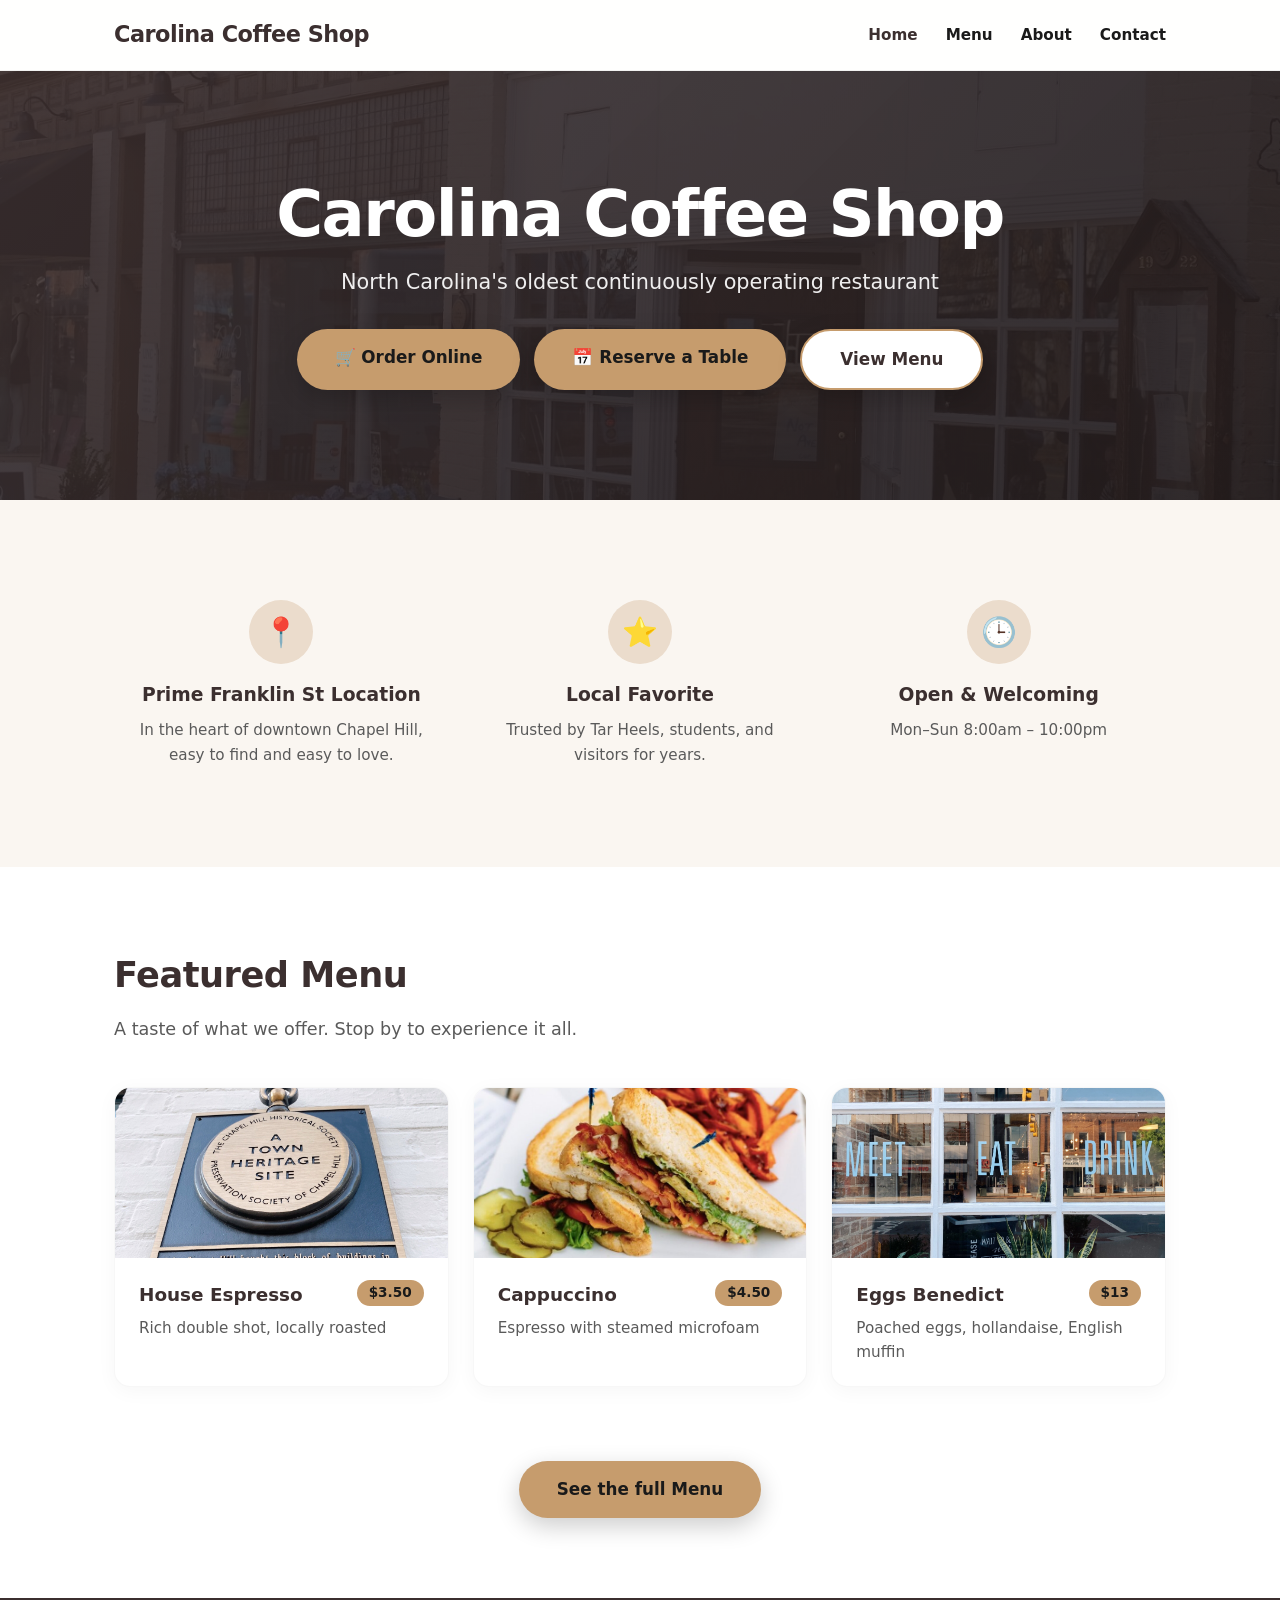
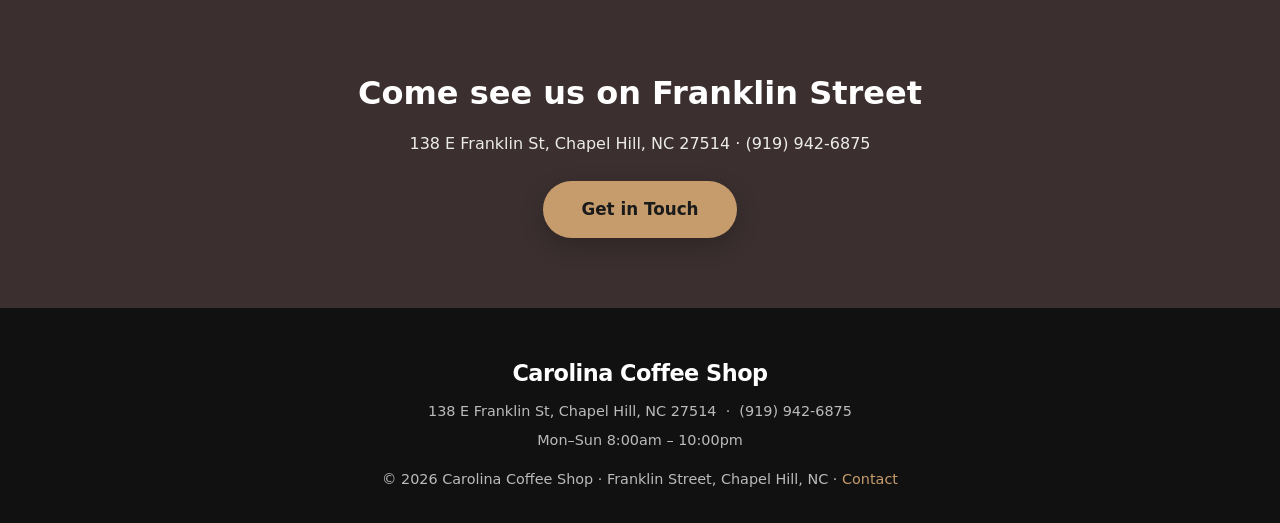
<file: index.html>
<!DOCTYPE html>

<html lang="en"><head>
<meta charset="utf-8"/><meta content="width=device-width,initial-scale=1" name="viewport"/>
<title>Home · Carolina Coffee Shop</title>
<meta content="North Carolina's oldest continuously operating restaurant — Carolina Coffee Shop on Franklin Street, Chapel Hill." name="description"/>
<link href="styles.css" rel="stylesheet"/></head><body>
<header class="nav"><div class="container nav-inner">
<a class="brand" href="index.html">Carolina Coffee Shop</a>
<nav><ul class="nav-links"><li><a class="active" href="index.html">Home</a></li><li><a class="" href="menu.html">Menu</a></li><li><a class="" href="about.html">About</a></li><li><a class="" href="contact.html">Contact</a></li></ul></nav></div></header>
<section class="hero has-photo" style="--hero-img:url('images/real0.jpg')"><div class="container">
<h1>Carolina Coffee Shop</h1><p>North Carolina's oldest continuously operating restaurant</p>
<div class="actions"><a class="btn" href="javascript:void(0)" onclick="openModal('order')">🛒 Order Online</a><a class="btn" href="javascript:void(0)" onclick="openModal('reserve')">📅 Reserve a Table</a><a class="btn secondary" href="menu.html">View Menu</a></div></div></section>
<section class="section"><div class="container">
<div class="grid"><div class="feature"><div class="ico">📍</div><h3>Prime Franklin St Location</h3><p>In the heart of downtown Chapel Hill, easy to find and easy to love.</p></div><div class="feature"><div class="ico">⭐</div><h3>Local Favorite</h3><p>Trusted by Tar Heels, students, and visitors for years.</p></div><div class="feature"><div class="ico">🕒</div><h3>Open &amp; Welcoming</h3><p>Mon–Sun 8:00am – 10:00pm</p></div></div></div></section>
<section class="section" style="background:#fff"><div class="container">
<h2>Featured Menu</h2><p class="lead">A taste of what we offer. Stop by to experience it all.</p>
<div class="grid"><div class="card"><img alt="House Espresso" class="thumb" loading="lazy" src="images/real1.jpg"/><div class="card-body"><span class="price">$3.50</span><h3>House Espresso</h3><p>Rich double shot, locally roasted</p></div></div><div class="card"><img alt="Cappuccino" class="thumb" loading="lazy" src="images/real2.jpg"/><div class="card-body"><span class="price">$4.50</span><h3>Cappuccino</h3><p>Espresso with steamed microfoam</p></div></div><div class="card"><img alt="Eggs Benedict" class="thumb" loading="lazy" src="images/real3.jpg"/><div class="card-body"><span class="price">$13</span><h3>Eggs Benedict</h3><p>Poached eggs, hollandaise, English muffin</p></div></div></div>
<div style="text-align:center;margin-top:40px"><a class="btn" href="menu.html">See the full Menu</a></div>
</div></section>
<section class="cta"><div class="container">
<h2>Come see us on Franklin Street</h2>
<p>138 E Franklin St, Chapel Hill, NC 27514 · (919) 942-6875</p>
<a class="btn" href="contact.html" style="margin-top:24px">Get in Touch</a></div></section>
<footer><div class="container">
<div class="brand">Carolina Coffee Shop</div>
<p>138 E Franklin St, Chapel Hill, NC 27514  ·  (919) 942-6875</p>
<p style="margin-top:6px">Mon–Sun 8:00am – 10:00pm</p>
<p style="margin-top:16px">© 2026 Carolina Coffee Shop · Franklin Street, Chapel Hill, NC · <a href="contact.html">Contact</a></p>
</div></footer>
<div class="modal-bg" id="order"><div class="modal" id="order-body">
<span class="close" onclick="closeModal('order')">×</span>
<h3>Your Order</h3><p style="color:var(--muted);font-size:.9rem">Add items below or from the menu.</p>
<div id="cart-lines"></div><div class="cart-total" id="cart-total"></div>
<button class="btn" onclick="checkout()" style="width:100%;margin-top:6px">Checkout</button>
<p class="note">Demo cart. Connect Stripe Payment Links / Toast / Square to accept real payments.</p>
</div></div>
<div class="modal-bg" id="reserve"><div class="modal" id="reserve-body">
<span class="close" onclick="closeModal('reserve')">×</span>
<h3>Reserve a Table</h3><p style="color:var(--muted);font-size:.9rem;margin-bottom:16px">Book your spot in seconds.</p>
<div class="field"><label>Name</label><input required=""/></div>
<div class="field"><label>Date</label><input type="date"/></div>
<div class="field"><label>Time</label><input type="time"/></div>
<div class="field"><label>Party size</label><select><option>1</option><option>2</option><option>3</option><option>4</option><option>5</option><option>6+</option></select></div>
<button class="btn" onclick="submitForm('reserve-body','Table requested! 🎉')" style="width:100%">Request Reservation</button>
<p class="note">Demo form. Connect OpenTable or Resy to confirm live bookings.</p>
</div></div><button class="cart-fab" id="cartFab" onclick="openModal('order')" style="display:none">🛒 View Cart</button>
<script>
const MENU = [{"name": "House Espresso", "price": "$3.50"}, {"name": "Cappuccino", "price": "$4.50"}, {"name": "Eggs Benedict", "price": "$13"}, {"name": "Avocado Toast", "price": "$10"}, {"name": "Belgian Waffle", "price": "$11"}, {"name": "Cold Brew", "price": "$4"}];
const CART = {};
function money(s){const n=parseFloat(String(s).replace(/[^0-9.]/g,''));return isNaN(n)?0:n;}
function openModal(id){document.getElementById(id).classList.add('open');}
function closeModal(id){document.getElementById(id).classList.remove('open');}
function addToCart(name){CART[name]=(CART[name]||0)+1;renderCart();openModal('order');}
function chg(name,d){CART[name]=(CART[name]||0)+d;if(CART[name]<=0)delete CART[name];renderCart();}
function renderCart(){
  const el=document.getElementById('cart-lines');if(!el)return;
  let total=0,html='';const keys=Object.keys(CART);
  if(!keys.length){el.innerHTML='<p style=\'color:#999\'>Your cart is empty. Add items from the menu.</p>';document.getElementById('cart-total').textContent='';updateFab();return;}
  keys.forEach(k=>{const it=MENU.find(m=>m.name===k)||{price:'0'};const line=money(it.price)*CART[k];total+=line;
    html+=`<div class='cart-line'><span>${k}</span><span class='qty'><button onclick=\"chg('${k.replace(/'/g,"\\'")}',-1)\">−</button>${CART[k]}<button onclick=\"chg('${k.replace(/'/g,"\\'")}',1)\">+</button></span></div>`;});
  el.innerHTML=html;document.getElementById('cart-total').textContent='Total: $'+total.toFixed(2);updateFab();
}
function updateFab(){const f=document.getElementById('cartFab');if(!f)return;const c=Object.values(CART).reduce((a,b)=>a+b,0);f.style.display=c?'block':'none';f.textContent='🛒 View Cart ('+c+')';}
function checkout(){
  // GO-LIVE HOOK: replace with your Stripe Payment Link / Square Online / Toast URL
  const c=Object.values(CART).reduce((a,b)=>a+b,0);
  if(!c){alert('Add some items first!');return;}
  document.getElementById('order-body').innerHTML='<h3>Order received! 🎉</h3><p style=\'margin-top:10px;color:var(--muted)\'>This demo confirms your order. Connect a Stripe Payment Link or Toast/Square account to accept live payments.</p>';
}
function submitForm(id,msg){document.getElementById(id).innerHTML='<h3>'+msg+'</h3><p style=\'margin-top:10px;color:var(--muted)\'>This demo confirms your request. Connect OpenTable/Resy (reservations) or a booking engine to go live.</p>';}
</script></body></html>
</file>
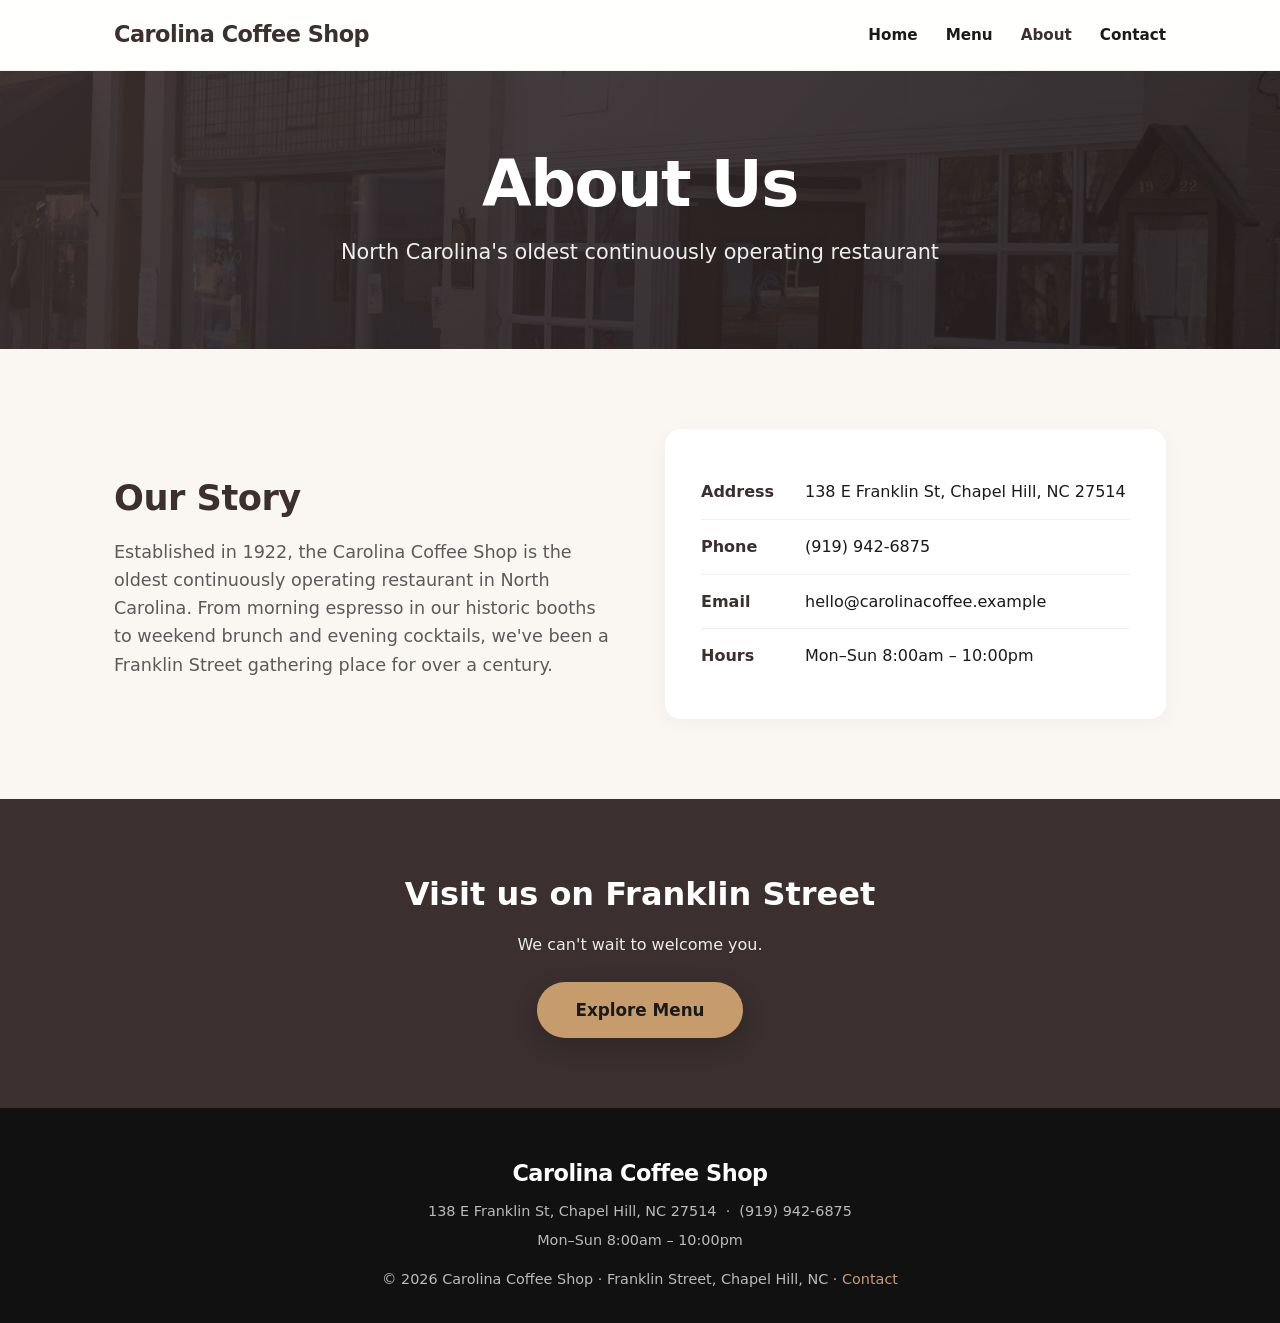
<file: about.html>
<!DOCTYPE html>

<html lang="en"><head>
<meta charset="utf-8"/><meta content="width=device-width,initial-scale=1" name="viewport"/>
<title>About · Carolina Coffee Shop</title>
<meta content="North Carolina's oldest continuously operating restaurant — Carolina Coffee Shop on Franklin Street, Chapel Hill." name="description"/>
<link href="styles.css" rel="stylesheet"/></head><body>
<header class="nav"><div class="container nav-inner">
<a class="brand" href="index.html">Carolina Coffee Shop</a>
<nav><ul class="nav-links"><li><a class="" href="index.html">Home</a></li><li><a class="" href="menu.html">Menu</a></li><li><a class="active" href="about.html">About</a></li><li><a class="" href="contact.html">Contact</a></li></ul></nav></div></header>
<section class="hero has-photo" style="padding:80px 0;--hero-img:url('images/real0.jpg')"><div class="container">
<h1>About Us</h1><p>North Carolina's oldest continuously operating restaurant</p></div></section>
<section class="section"><div class="container split">
<div><h2>Our Story</h2><p style="color:var(--muted);font-size:1.1rem">Established in 1922, the Carolina Coffee Shop is the oldest continuously operating restaurant in North Carolina. From morning espresso in our historic booths to weekend brunch and evening cocktails, we've been a Franklin Street gathering place for over a century.</p></div>
<div class="box">
<div class="info-row"><span class="k">Address</span><span>138 E Franklin St, Chapel Hill, NC 27514</span></div>
<div class="info-row"><span class="k">Phone</span><span>(919) 942-6875</span></div>
<div class="info-row"><span class="k">Email</span><span>hello@carolinacoffee.example</span></div>
<div class="info-row"><span class="k">Hours</span><span>Mon–Sun 8:00am – 10:00pm</span></div>
</div></div></section>
<section class="cta"><div class="container"><h2>Visit us on Franklin Street</h2>
<p>We can't wait to welcome you.</p>
<a class="btn" href="menu.html" style="margin-top:24px">Explore Menu</a></div></section>
<footer><div class="container">
<div class="brand">Carolina Coffee Shop</div>
<p>138 E Franklin St, Chapel Hill, NC 27514  ·  (919) 942-6875</p>
<p style="margin-top:6px">Mon–Sun 8:00am – 10:00pm</p>
<p style="margin-top:16px">© 2026 Carolina Coffee Shop · Franklin Street, Chapel Hill, NC · <a href="contact.html">Contact</a></p>
</div></footer>
<div class="modal-bg" id="order"><div class="modal" id="order-body">
<span class="close" onclick="closeModal('order')">×</span>
<h3>Your Order</h3><p style="color:var(--muted);font-size:.9rem">Add items below or from the menu.</p>
<div id="cart-lines"></div><div class="cart-total" id="cart-total"></div>
<button class="btn" onclick="checkout()" style="width:100%;margin-top:6px">Checkout</button>
<p class="note">Demo cart. Connect Stripe Payment Links / Toast / Square to accept real payments.</p>
</div></div>
<div class="modal-bg" id="reserve"><div class="modal" id="reserve-body">
<span class="close" onclick="closeModal('reserve')">×</span>
<h3>Reserve a Table</h3><p style="color:var(--muted);font-size:.9rem;margin-bottom:16px">Book your spot in seconds.</p>
<div class="field"><label>Name</label><input required=""/></div>
<div class="field"><label>Date</label><input type="date"/></div>
<div class="field"><label>Time</label><input type="time"/></div>
<div class="field"><label>Party size</label><select><option>1</option><option>2</option><option>3</option><option>4</option><option>5</option><option>6+</option></select></div>
<button class="btn" onclick="submitForm('reserve-body','Table requested! 🎉')" style="width:100%">Request Reservation</button>
<p class="note">Demo form. Connect OpenTable or Resy to confirm live bookings.</p>
</div></div><button class="cart-fab" id="cartFab" onclick="openModal('order')" style="display:none">🛒 View Cart</button>
<script>
const MENU = [{"name": "House Espresso", "price": "$3.50"}, {"name": "Cappuccino", "price": "$4.50"}, {"name": "Eggs Benedict", "price": "$13"}, {"name": "Avocado Toast", "price": "$10"}, {"name": "Belgian Waffle", "price": "$11"}, {"name": "Cold Brew", "price": "$4"}];
const CART = {};
function money(s){const n=parseFloat(String(s).replace(/[^0-9.]/g,''));return isNaN(n)?0:n;}
function openModal(id){document.getElementById(id).classList.add('open');}
function closeModal(id){document.getElementById(id).classList.remove('open');}
function addToCart(name){CART[name]=(CART[name]||0)+1;renderCart();openModal('order');}
function chg(name,d){CART[name]=(CART[name]||0)+d;if(CART[name]<=0)delete CART[name];renderCart();}
function renderCart(){
  const el=document.getElementById('cart-lines');if(!el)return;
  let total=0,html='';const keys=Object.keys(CART);
  if(!keys.length){el.innerHTML='<p style=\'color:#999\'>Your cart is empty. Add items from the menu.</p>';document.getElementById('cart-total').textContent='';updateFab();return;}
  keys.forEach(k=>{const it=MENU.find(m=>m.name===k)||{price:'0'};const line=money(it.price)*CART[k];total+=line;
    html+=`<div class='cart-line'><span>${k}</span><span class='qty'><button onclick=\"chg('${k.replace(/'/g,"\\'")}',-1)\">−</button>${CART[k]}<button onclick=\"chg('${k.replace(/'/g,"\\'")}',1)\">+</button></span></div>`;});
  el.innerHTML=html;document.getElementById('cart-total').textContent='Total: $'+total.toFixed(2);updateFab();
}
function updateFab(){const f=document.getElementById('cartFab');if(!f)return;const c=Object.values(CART).reduce((a,b)=>a+b,0);f.style.display=c?'block':'none';f.textContent='🛒 View Cart ('+c+')';}
function checkout(){
  // GO-LIVE HOOK: replace with your Stripe Payment Link / Square Online / Toast URL
  const c=Object.values(CART).reduce((a,b)=>a+b,0);
  if(!c){alert('Add some items first!');return;}
  document.getElementById('order-body').innerHTML='<h3>Order received! 🎉</h3><p style=\'margin-top:10px;color:var(--muted)\'>This demo confirms your order. Connect a Stripe Payment Link or Toast/Square account to accept live payments.</p>';
}
function submitForm(id,msg){document.getElementById(id).innerHTML='<h3>'+msg+'</h3><p style=\'margin-top:10px;color:var(--muted)\'>This demo confirms your request. Connect OpenTable/Resy (reservations) or a booking engine to go live.</p>';}
</script></body></html>
</file>
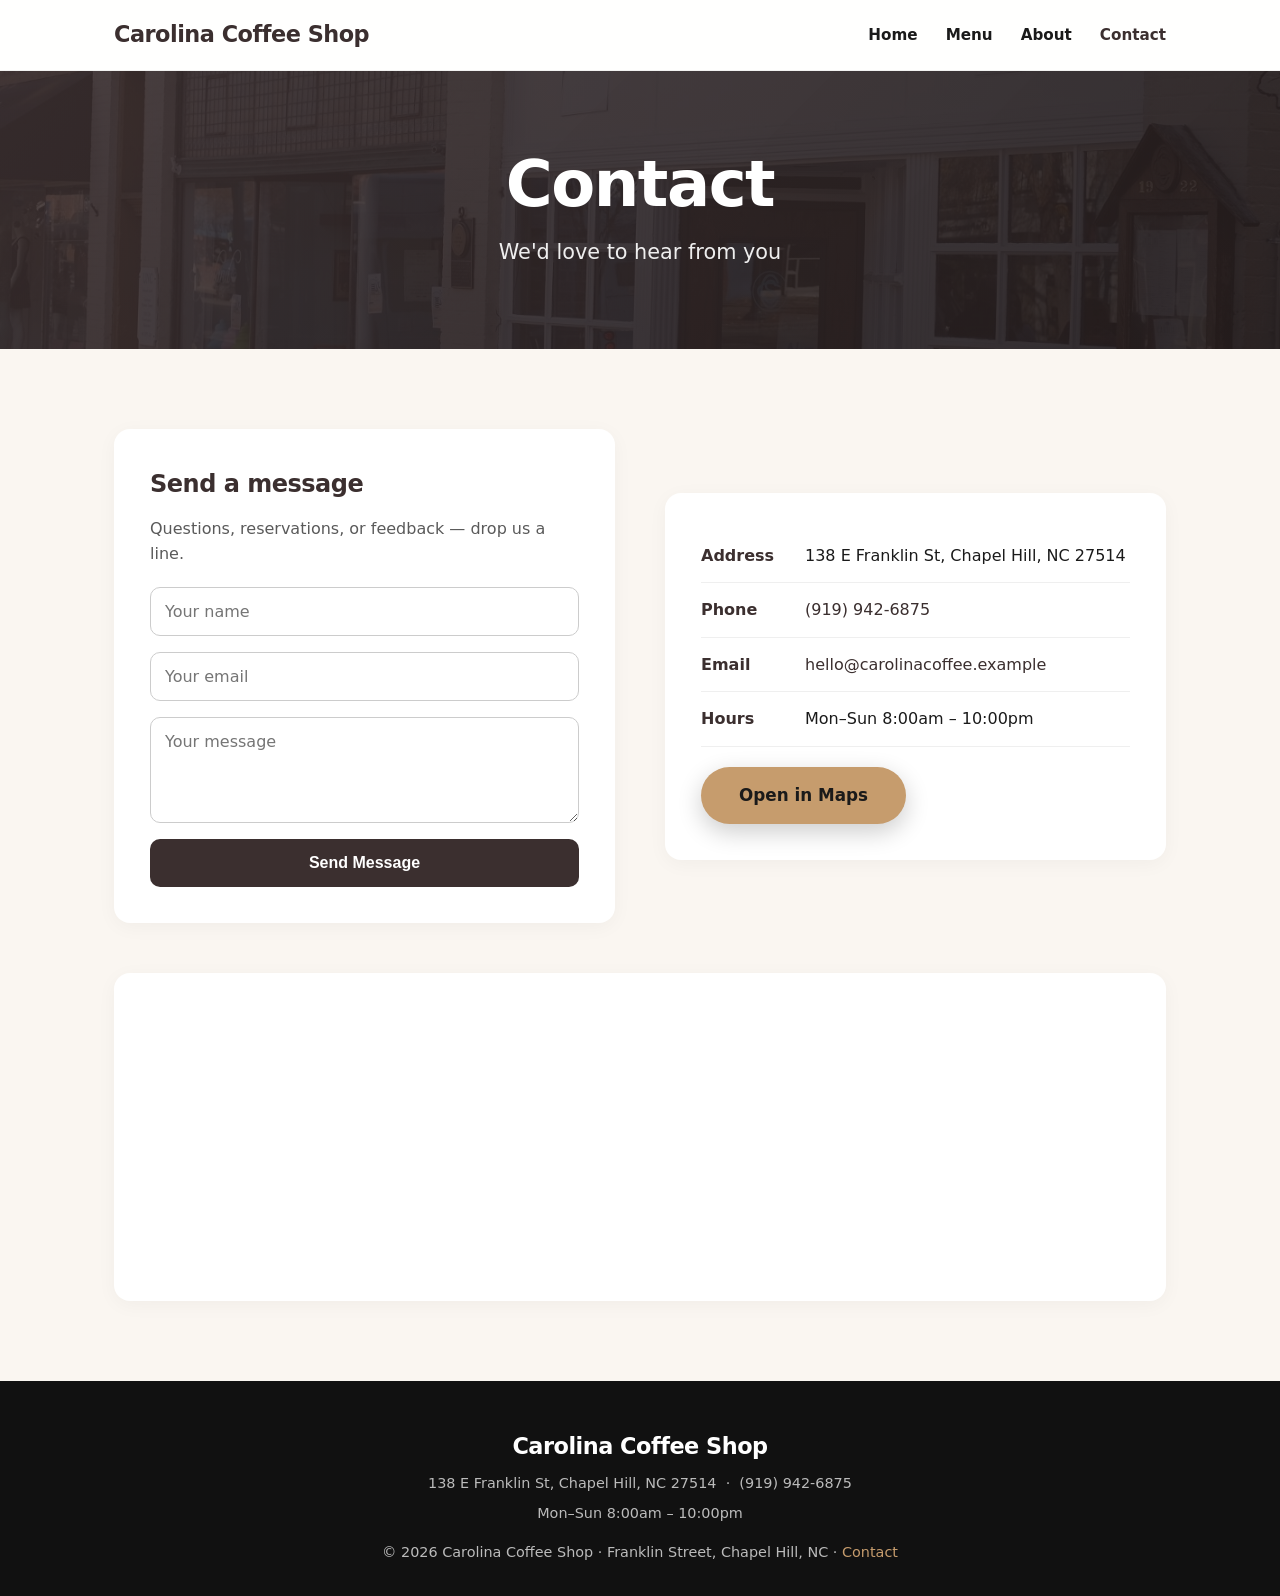
<file: contact.html>
<!DOCTYPE html>

<html lang="en"><head>
<meta charset="utf-8"/><meta content="width=device-width,initial-scale=1" name="viewport"/>
<title>Contact · Carolina Coffee Shop</title>
<meta content="North Carolina's oldest continuously operating restaurant — Carolina Coffee Shop on Franklin Street, Chapel Hill." name="description"/>
<link href="styles.css" rel="stylesheet"/></head><body>
<header class="nav"><div class="container nav-inner">
<a class="brand" href="index.html">Carolina Coffee Shop</a>
<nav><ul class="nav-links"><li><a class="" href="index.html">Home</a></li><li><a class="" href="menu.html">Menu</a></li><li><a class="" href="about.html">About</a></li><li><a class="active" href="contact.html">Contact</a></li></ul></nav></div></header>
<section class="hero has-photo" style="padding:80px 0;--hero-img:url('images/real0.jpg')"><div class="container">
<h1>Contact</h1><p>We'd love to hear from you</p></div></section>
<section class="section"><div class="container split">
<div class="box"><h2 style="font-size:1.5rem">Send a message</h2>
<p style="color:var(--muted);margin:8px 0 20px">Questions, reservations, or feedback — drop us a line.</p>
<form onsubmit="event.preventDefault();this.innerHTML='&lt;p style=&quot;color:var(--primary);font-weight:700&quot;&gt;Thanks! We\'ll be in touch soon.&lt;/p&gt;';">
<input placeholder="Your name" required="" type="text"/>
<input placeholder="Your email" required="" type="email"/>
<textarea placeholder="Your message" required="" rows="4"></textarea>
<button type="submit">Send Message</button></form></div>
<div class="box">
<div class="info-row"><span class="k">Address</span><span>138 E Franklin St, Chapel Hill, NC 27514</span></div>
<div class="info-row"><span class="k">Phone</span><span><a href="tel:(919) 942-6875">(919) 942-6875</a></span></div>
<div class="info-row"><span class="k">Email</span><span><a href="mailto:hello@carolinacoffee.example">hello@carolinacoffee.example</a></span></div>
<div class="info-row"><span class="k">Hours</span><span>Mon–Sun 8:00am – 10:00pm</span></div>
<div style="margin-top:20px"><a class="btn" href="https://www.google.com/maps/search/?api=1&amp;query=138+E+Franklin+St,+Chapel+Hill,+NC+27514" rel="noopener" style="margin-top:0" target="_blank">Open in Maps</a></div>
</div><div class="box" style="grid-column:1/-1;padding:0;overflow:hidden"><iframe height="320" loading="lazy" referrerpolicy="no-referrer-when-downgrade" src="https://www.google.com/maps?q=138+E+Franklin+St%2C+Chapel+Hill%2C+NC+27514&amp;output=embed" style="border:0;border-radius:16px" title="Map" width="100%"></iframe></div></div></section>
<footer><div class="container">
<div class="brand">Carolina Coffee Shop</div>
<p>138 E Franklin St, Chapel Hill, NC 27514  ·  (919) 942-6875</p>
<p style="margin-top:6px">Mon–Sun 8:00am – 10:00pm</p>
<p style="margin-top:16px">© 2026 Carolina Coffee Shop · Franklin Street, Chapel Hill, NC · <a href="contact.html">Contact</a></p>
</div></footer>
<div class="modal-bg" id="order"><div class="modal" id="order-body">
<span class="close" onclick="closeModal('order')">×</span>
<h3>Your Order</h3><p style="color:var(--muted);font-size:.9rem">Add items below or from the menu.</p>
<div id="cart-lines"></div><div class="cart-total" id="cart-total"></div>
<button class="btn" onclick="checkout()" style="width:100%;margin-top:6px">Checkout</button>
<p class="note">Demo cart. Connect Stripe Payment Links / Toast / Square to accept real payments.</p>
</div></div>
<div class="modal-bg" id="reserve"><div class="modal" id="reserve-body">
<span class="close" onclick="closeModal('reserve')">×</span>
<h3>Reserve a Table</h3><p style="color:var(--muted);font-size:.9rem;margin-bottom:16px">Book your spot in seconds.</p>
<div class="field"><label>Name</label><input required=""/></div>
<div class="field"><label>Date</label><input type="date"/></div>
<div class="field"><label>Time</label><input type="time"/></div>
<div class="field"><label>Party size</label><select><option>1</option><option>2</option><option>3</option><option>4</option><option>5</option><option>6+</option></select></div>
<button class="btn" onclick="submitForm('reserve-body','Table requested! 🎉')" style="width:100%">Request Reservation</button>
<p class="note">Demo form. Connect OpenTable or Resy to confirm live bookings.</p>
</div></div><button class="cart-fab" id="cartFab" onclick="openModal('order')" style="display:none">🛒 View Cart</button>
<script>
const MENU = [{"name": "House Espresso", "price": "$3.50"}, {"name": "Cappuccino", "price": "$4.50"}, {"name": "Eggs Benedict", "price": "$13"}, {"name": "Avocado Toast", "price": "$10"}, {"name": "Belgian Waffle", "price": "$11"}, {"name": "Cold Brew", "price": "$4"}];
const CART = {};
function money(s){const n=parseFloat(String(s).replace(/[^0-9.]/g,''));return isNaN(n)?0:n;}
function openModal(id){document.getElementById(id).classList.add('open');}
function closeModal(id){document.getElementById(id).classList.remove('open');}
function addToCart(name){CART[name]=(CART[name]||0)+1;renderCart();openModal('order');}
function chg(name,d){CART[name]=(CART[name]||0)+d;if(CART[name]<=0)delete CART[name];renderCart();}
function renderCart(){
  const el=document.getElementById('cart-lines');if(!el)return;
  let total=0,html='';const keys=Object.keys(CART);
  if(!keys.length){el.innerHTML='<p style=\'color:#999\'>Your cart is empty. Add items from the menu.</p>';document.getElementById('cart-total').textContent='';updateFab();return;}
  keys.forEach(k=>{const it=MENU.find(m=>m.name===k)||{price:'0'};const line=money(it.price)*CART[k];total+=line;
    html+=`<div class='cart-line'><span>${k}</span><span class='qty'><button onclick=\"chg('${k.replace(/'/g,"\\'")}',-1)\">−</button>${CART[k]}<button onclick=\"chg('${k.replace(/'/g,"\\'")}',1)\">+</button></span></div>`;});
  el.innerHTML=html;document.getElementById('cart-total').textContent='Total: $'+total.toFixed(2);updateFab();
}
function updateFab(){const f=document.getElementById('cartFab');if(!f)return;const c=Object.values(CART).reduce((a,b)=>a+b,0);f.style.display=c?'block':'none';f.textContent='🛒 View Cart ('+c+')';}
function checkout(){
  // GO-LIVE HOOK: replace with your Stripe Payment Link / Square Online / Toast URL
  const c=Object.values(CART).reduce((a,b)=>a+b,0);
  if(!c){alert('Add some items first!');return;}
  document.getElementById('order-body').innerHTML='<h3>Order received! 🎉</h3><p style=\'margin-top:10px;color:var(--muted)\'>This demo confirms your order. Connect a Stripe Payment Link or Toast/Square account to accept live payments.</p>';
}
function submitForm(id,msg){document.getElementById(id).innerHTML='<h3>'+msg+'</h3><p style=\'margin-top:10px;color:var(--muted)\'>This demo confirms your request. Connect OpenTable/Resy (reservations) or a booking engine to go live.</p>';}
</script></body></html>
</file>
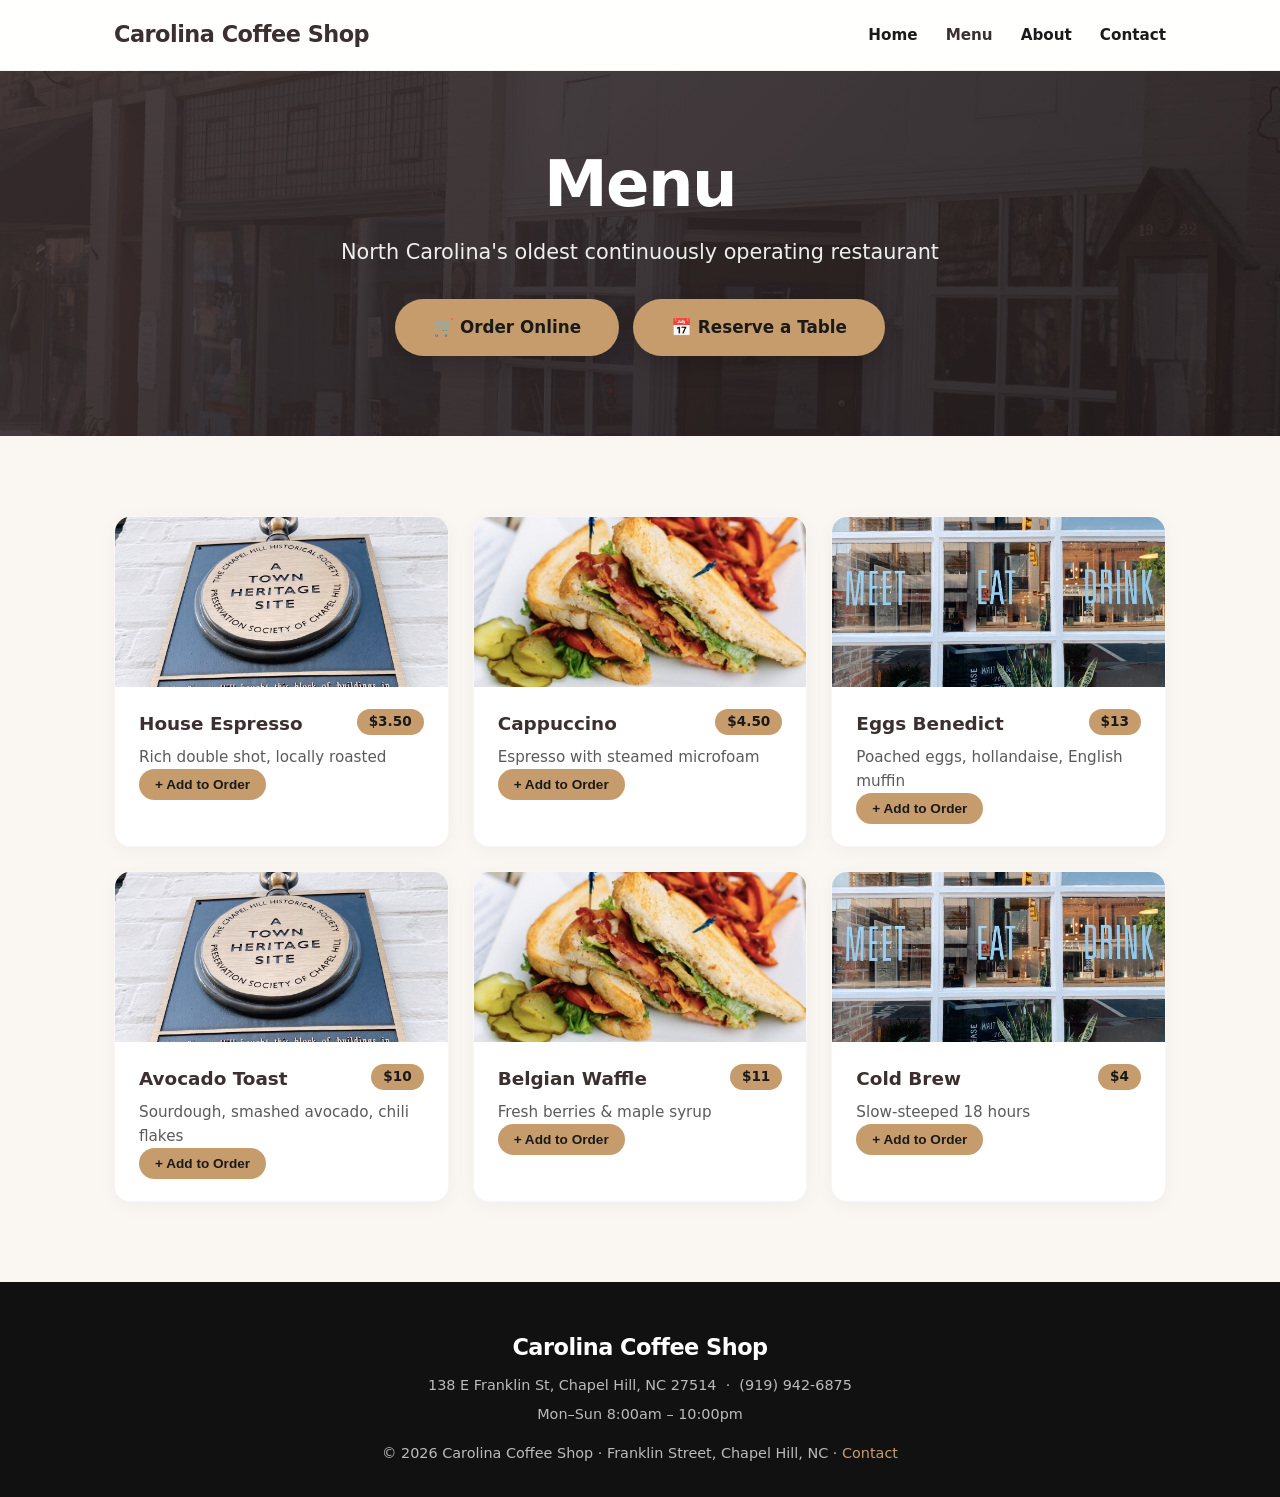
<file: menu.html>
<!DOCTYPE html>

<html lang="en"><head>
<meta charset="utf-8"/><meta content="width=device-width,initial-scale=1" name="viewport"/>
<title>Menu · Carolina Coffee Shop</title>
<meta content="North Carolina's oldest continuously operating restaurant — Carolina Coffee Shop on Franklin Street, Chapel Hill." name="description"/>
<link href="styles.css" rel="stylesheet"/></head><body>
<header class="nav"><div class="container nav-inner">
<a class="brand" href="index.html">Carolina Coffee Shop</a>
<nav><ul class="nav-links"><li><a class="" href="index.html">Home</a></li><li><a class="active" href="menu.html">Menu</a></li><li><a class="" href="about.html">About</a></li><li><a class="" href="contact.html">Contact</a></li></ul></nav></div></header>
<section class="hero has-photo" style="padding:80px 0;--hero-img:url('images/real0.jpg')"><div class="container">
<h1>Menu</h1><p>North Carolina's oldest continuously operating restaurant</p><div class="actions"><a class="btn" href="javascript:void(0)" onclick="openModal('order')">🛒 Order Online</a><a class="btn" href="javascript:void(0)" onclick="openModal('reserve')">📅 Reserve a Table</a></div></div></section>
<section class="section"><div class="container">
<div class="grid"><div class="card"><img alt="House Espresso" class="thumb" loading="lazy" src="images/real1.jpg"/><div class="card-body"><span class="price">$3.50</span><h3>House Espresso</h3><p>Rich double shot, locally roasted</p><button class="menu-add" onclick='addToCart("House Espresso")'>+ Add to Order</button></div></div><div class="card"><img alt="Cappuccino" class="thumb" loading="lazy" src="images/real2.jpg"/><div class="card-body"><span class="price">$4.50</span><h3>Cappuccino</h3><p>Espresso with steamed microfoam</p><button class="menu-add" onclick='addToCart("Cappuccino")'>+ Add to Order</button></div></div><div class="card"><img alt="Eggs Benedict" class="thumb" loading="lazy" src="images/real3.jpg"/><div class="card-body"><span class="price">$13</span><h3>Eggs Benedict</h3><p>Poached eggs, hollandaise, English muffin</p><button class="menu-add" onclick='addToCart("Eggs Benedict")'>+ Add to Order</button></div></div><div class="card"><img alt="Avocado Toast" class="thumb" loading="lazy" src="images/real1.jpg"/><div class="card-body"><span class="price">$10</span><h3>Avocado Toast</h3><p>Sourdough, smashed avocado, chili flakes</p><button class="menu-add" onclick='addToCart("Avocado Toast")'>+ Add to Order</button></div></div><div class="card"><img alt="Belgian Waffle" class="thumb" loading="lazy" src="images/real2.jpg"/><div class="card-body"><span class="price">$11</span><h3>Belgian Waffle</h3><p>Fresh berries &amp; maple syrup</p><button class="menu-add" onclick='addToCart("Belgian Waffle")'>+ Add to Order</button></div></div><div class="card"><img alt="Cold Brew" class="thumb" loading="lazy" src="images/real3.jpg"/><div class="card-body"><span class="price">$4</span><h3>Cold Brew</h3><p>Slow-steeped 18 hours</p><button class="menu-add" onclick='addToCart("Cold Brew")'>+ Add to Order</button></div></div></div></div></section>
<footer><div class="container">
<div class="brand">Carolina Coffee Shop</div>
<p>138 E Franklin St, Chapel Hill, NC 27514  ·  (919) 942-6875</p>
<p style="margin-top:6px">Mon–Sun 8:00am – 10:00pm</p>
<p style="margin-top:16px">© 2026 Carolina Coffee Shop · Franklin Street, Chapel Hill, NC · <a href="contact.html">Contact</a></p>
</div></footer>
<div class="modal-bg" id="order"><div class="modal" id="order-body">
<span class="close" onclick="closeModal('order')">×</span>
<h3>Your Order</h3><p style="color:var(--muted);font-size:.9rem">Add items below or from the menu.</p>
<div id="cart-lines"></div><div class="cart-total" id="cart-total"></div>
<button class="btn" onclick="checkout()" style="width:100%;margin-top:6px">Checkout</button>
<p class="note">Demo cart. Connect Stripe Payment Links / Toast / Square to accept real payments.</p>
</div></div>
<div class="modal-bg" id="reserve"><div class="modal" id="reserve-body">
<span class="close" onclick="closeModal('reserve')">×</span>
<h3>Reserve a Table</h3><p style="color:var(--muted);font-size:.9rem;margin-bottom:16px">Book your spot in seconds.</p>
<div class="field"><label>Name</label><input required=""/></div>
<div class="field"><label>Date</label><input type="date"/></div>
<div class="field"><label>Time</label><input type="time"/></div>
<div class="field"><label>Party size</label><select><option>1</option><option>2</option><option>3</option><option>4</option><option>5</option><option>6+</option></select></div>
<button class="btn" onclick="submitForm('reserve-body','Table requested! 🎉')" style="width:100%">Request Reservation</button>
<p class="note">Demo form. Connect OpenTable or Resy to confirm live bookings.</p>
</div></div><button class="cart-fab" id="cartFab" onclick="openModal('order')" style="display:none">🛒 View Cart</button>
<script>
const MENU = [{"name": "House Espresso", "price": "$3.50"}, {"name": "Cappuccino", "price": "$4.50"}, {"name": "Eggs Benedict", "price": "$13"}, {"name": "Avocado Toast", "price": "$10"}, {"name": "Belgian Waffle", "price": "$11"}, {"name": "Cold Brew", "price": "$4"}];
const CART = {};
function money(s){const n=parseFloat(String(s).replace(/[^0-9.]/g,''));return isNaN(n)?0:n;}
function openModal(id){document.getElementById(id).classList.add('open');}
function closeModal(id){document.getElementById(id).classList.remove('open');}
function addToCart(name){CART[name]=(CART[name]||0)+1;renderCart();openModal('order');}
function chg(name,d){CART[name]=(CART[name]||0)+d;if(CART[name]<=0)delete CART[name];renderCart();}
function renderCart(){
  const el=document.getElementById('cart-lines');if(!el)return;
  let total=0,html='';const keys=Object.keys(CART);
  if(!keys.length){el.innerHTML='<p style=\'color:#999\'>Your cart is empty. Add items from the menu.</p>';document.getElementById('cart-total').textContent='';updateFab();return;}
  keys.forEach(k=>{const it=MENU.find(m=>m.name===k)||{price:'0'};const line=money(it.price)*CART[k];total+=line;
    html+=`<div class='cart-line'><span>${k}</span><span class='qty'><button onclick=\"chg('${k.replace(/'/g,"\\'")}',-1)\">−</button>${CART[k]}<button onclick=\"chg('${k.replace(/'/g,"\\'")}',1)\">+</button></span></div>`;});
  el.innerHTML=html;document.getElementById('cart-total').textContent='Total: $'+total.toFixed(2);updateFab();
}
function updateFab(){const f=document.getElementById('cartFab');if(!f)return;const c=Object.values(CART).reduce((a,b)=>a+b,0);f.style.display=c?'block':'none';f.textContent='🛒 View Cart ('+c+')';}
function checkout(){
  // GO-LIVE HOOK: replace with your Stripe Payment Link / Square Online / Toast URL
  const c=Object.values(CART).reduce((a,b)=>a+b,0);
  if(!c){alert('Add some items first!');return;}
  document.getElementById('order-body').innerHTML='<h3>Order received! 🎉</h3><p style=\'margin-top:10px;color:var(--muted)\'>This demo confirms your order. Connect a Stripe Payment Link or Toast/Square account to accept live payments.</p>';
}
function submitForm(id,msg){document.getElementById(id).innerHTML='<h3>'+msg+'</h3><p style=\'margin-top:10px;color:var(--muted)\'>This demo confirms your request. Connect OpenTable/Resy (reservations) or a booking engine to go live.</p>';}
</script></body></html>
</file>
<file: styles.css>
:root{--primary:#3b2f2f;--accent:#c69c6d;--bg:#faf6f1;--ink:#1a1a1a;--muted:#5a5a5a;--card:#ffffff}
*{margin:0;padding:0;box-sizing:border-box}
html{scroll-behavior:smooth}
body{font-family:'Segoe UI',system-ui,-apple-system,sans-serif;color:var(--ink);background:var(--bg);line-height:1.6}
a{color:var(--primary);text-decoration:none}
.container{max-width:1100px;margin:0 auto;padding:0 24px}
header.nav{position:sticky;top:0;z-index:50;background:rgba(255,255,255,.92);backdrop-filter:blur(10px);border-bottom:1px solid #0000000d}
.nav-inner{display:flex;align-items:center;justify-content:space-between;height:70px}
.brand{font-size:1.4rem;font-weight:800;color:var(--primary);letter-spacing:-.5px}
.nav-links{display:flex;gap:28px;list-style:none}
.nav-links a{color:var(--ink);font-weight:600;font-size:.95rem;transition:color .2s}
.nav-links a:hover,.nav-links a.active{color:var(--primary)}
.hero{background:linear-gradient(135deg,var(--primary),color-mix(in srgb,var(--primary) 60%,#000));color:#fff;padding:110px 0;text-align:center}
.hero h1{font-size:clamp(2.2rem,6vw,4rem);font-weight:800;letter-spacing:-1.5px;line-height:1.05}
.hero p{font-size:1.3rem;margin-top:18px;opacity:.92;max-width:640px;margin-left:auto;margin-right:auto}
.btn{display:inline-block;margin-top:34px;background:var(--accent);color:#1a1a1a;padding:15px 38px;border-radius:50px;font-weight:700;font-size:1.05rem;transition:transform .15s,box-shadow .15s;box-shadow:0 8px 24px #0003}
.btn:hover{transform:translateY(-2px);box-shadow:0 12px 30px #0004}
.section{padding:80px 0}
.section h2{font-size:2.2rem;font-weight:800;color:var(--primary);margin-bottom:12px;letter-spacing:-.5px}
.section .lead{color:var(--muted);font-size:1.1rem;max-width:680px;margin-bottom:44px}
.grid{display:grid;grid-template-columns:repeat(auto-fit,minmax(260px,1fr));gap:24px}
.card{background:var(--card);border-radius:16px;padding:28px;box-shadow:0 4px 20px #0000000a;border:1px solid #00000008;transition:transform .18s,box-shadow .18s}
.card:hover{transform:translateY(-4px);box-shadow:0 14px 34px #00000014}
.card h3{color:var(--primary);font-size:1.15rem;margin-bottom:6px}
.card .price{float:right;background:var(--accent);color:#1a1a1a;font-weight:700;padding:2px 12px;border-radius:20px;font-size:.85rem}
.card p{color:var(--muted);font-size:.95rem}
.feature{text-align:center;padding:20px}
.feature .ico{width:64px;height:64px;border-radius:50%;background:color-mix(in srgb,var(--accent) 35%,#fff);display:flex;align-items:center;justify-content:center;font-size:1.8rem;margin:0 auto 16px}
.feature h3{color:var(--primary);margin-bottom:8px}
.feature p{color:var(--muted);font-size:.95rem}
.split{display:grid;grid-template-columns:1fr 1fr;gap:50px;align-items:center}
.split .box{background:var(--card);border-radius:16px;padding:36px;box-shadow:0 4px 20px #0000000a}
.info-row{display:flex;gap:14px;padding:14px 0;border-bottom:1px solid #00000010}
.info-row:last-child{border:none}
.info-row .k{font-weight:700;color:var(--primary);min-width:90px}
.cta{background:var(--primary);color:#fff;text-align:center;padding:70px 0}
.cta h2{color:#fff;font-size:2rem}
.cta p{opacity:.9;margin:12px 0 0}
form{display:grid;gap:16px}
form input,form textarea{padding:14px;border:1px solid #ccc;border-radius:10px;font-size:1rem;font-family:inherit}
form button{background:var(--primary);color:#fff;border:none;padding:15px;border-radius:10px;font-weight:700;font-size:1rem;cursor:pointer;transition:opacity .2s}
form button:hover{opacity:.9}
footer{background:#111;color:#bbb;padding:48px 0 32px;text-align:center;font-size:.9rem}
footer .brand{color:#fff;margin-bottom:8px}
footer a{color:var(--accent)}
@media(max-width:760px){.nav-links{gap:16px;font-size:.85rem}.split{grid-template-columns:1fr}.hero{padding:80px 0}}

/* --- enhancements: images + integrations --- */
.hero{position:relative;overflow:hidden}
.hero.has-photo{background:none}
.hero.has-photo::before{content:"";position:absolute;inset:0;
  background:linear-gradient(135deg,color-mix(in srgb,var(--primary) 88%,transparent),color-mix(in srgb,var(--primary) 55%,#000c)),var(--hero-img);
  background-size:cover;background-position:center;z-index:-1}
.card{overflow:hidden;padding:0}
.card .thumb{width:100%;height:170px;object-fit:cover;display:block;background:#eee}
.card .card-body{padding:22px 24px}
.card .price{float:right}
.actions{display:flex;gap:14px;flex-wrap:wrap;justify-content:center;margin-top:30px}
.actions .btn{margin-top:0}
.btn.secondary{background:#fff;color:var(--primary);border:2px solid var(--accent)}
.gallery{display:grid;grid-template-columns:repeat(auto-fit,minmax(180px,1fr));gap:14px;margin-top:20px}
.gallery img{width:100%;height:150px;object-fit:cover;border-radius:12px}
.modal-bg{position:fixed;inset:0;background:#0009;display:none;align-items:center;justify-content:center;z-index:200;padding:20px}
.modal-bg.open{display:flex}
.modal{background:#fff;border-radius:18px;max-width:460px;width:100%;padding:30px;max-height:90vh;overflow:auto}
.modal h3{color:var(--primary);margin-bottom:4px}
.modal .close{float:right;cursor:pointer;font-size:1.5rem;color:#999;line-height:1}
.cart-line{display:flex;justify-content:space-between;align-items:center;padding:10px 0;border-bottom:1px solid #eee}
.qty{display:flex;align-items:center;gap:8px}
.qty button{width:28px;height:28px;border-radius:50%;border:1px solid #ccc;background:#fff;cursor:pointer;font-weight:700}
.menu-add{background:var(--accent);color:#1a1a1a;border:none;padding:8px 16px;border-radius:20px;font-weight:700;cursor:pointer;font-size:.85rem}
.cart-fab{position:fixed;bottom:24px;right:24px;background:var(--primary);color:#fff;border:none;border-radius:50px;padding:14px 22px;font-weight:700;box-shadow:0 8px 24px #0004;cursor:pointer;z-index:150;font-size:1rem}
.cart-total{font-size:1.2rem;font-weight:800;margin:14px 0}
.field{margin-bottom:14px}
.field label{display:block;font-weight:600;margin-bottom:4px;font-size:.9rem}
.field input,.field select{width:100%;padding:12px;border:1px solid #ccc;border-radius:10px;font-size:1rem;font-family:inherit}
.note{font-size:.8rem;color:#999;margin-top:12px}
</file>
